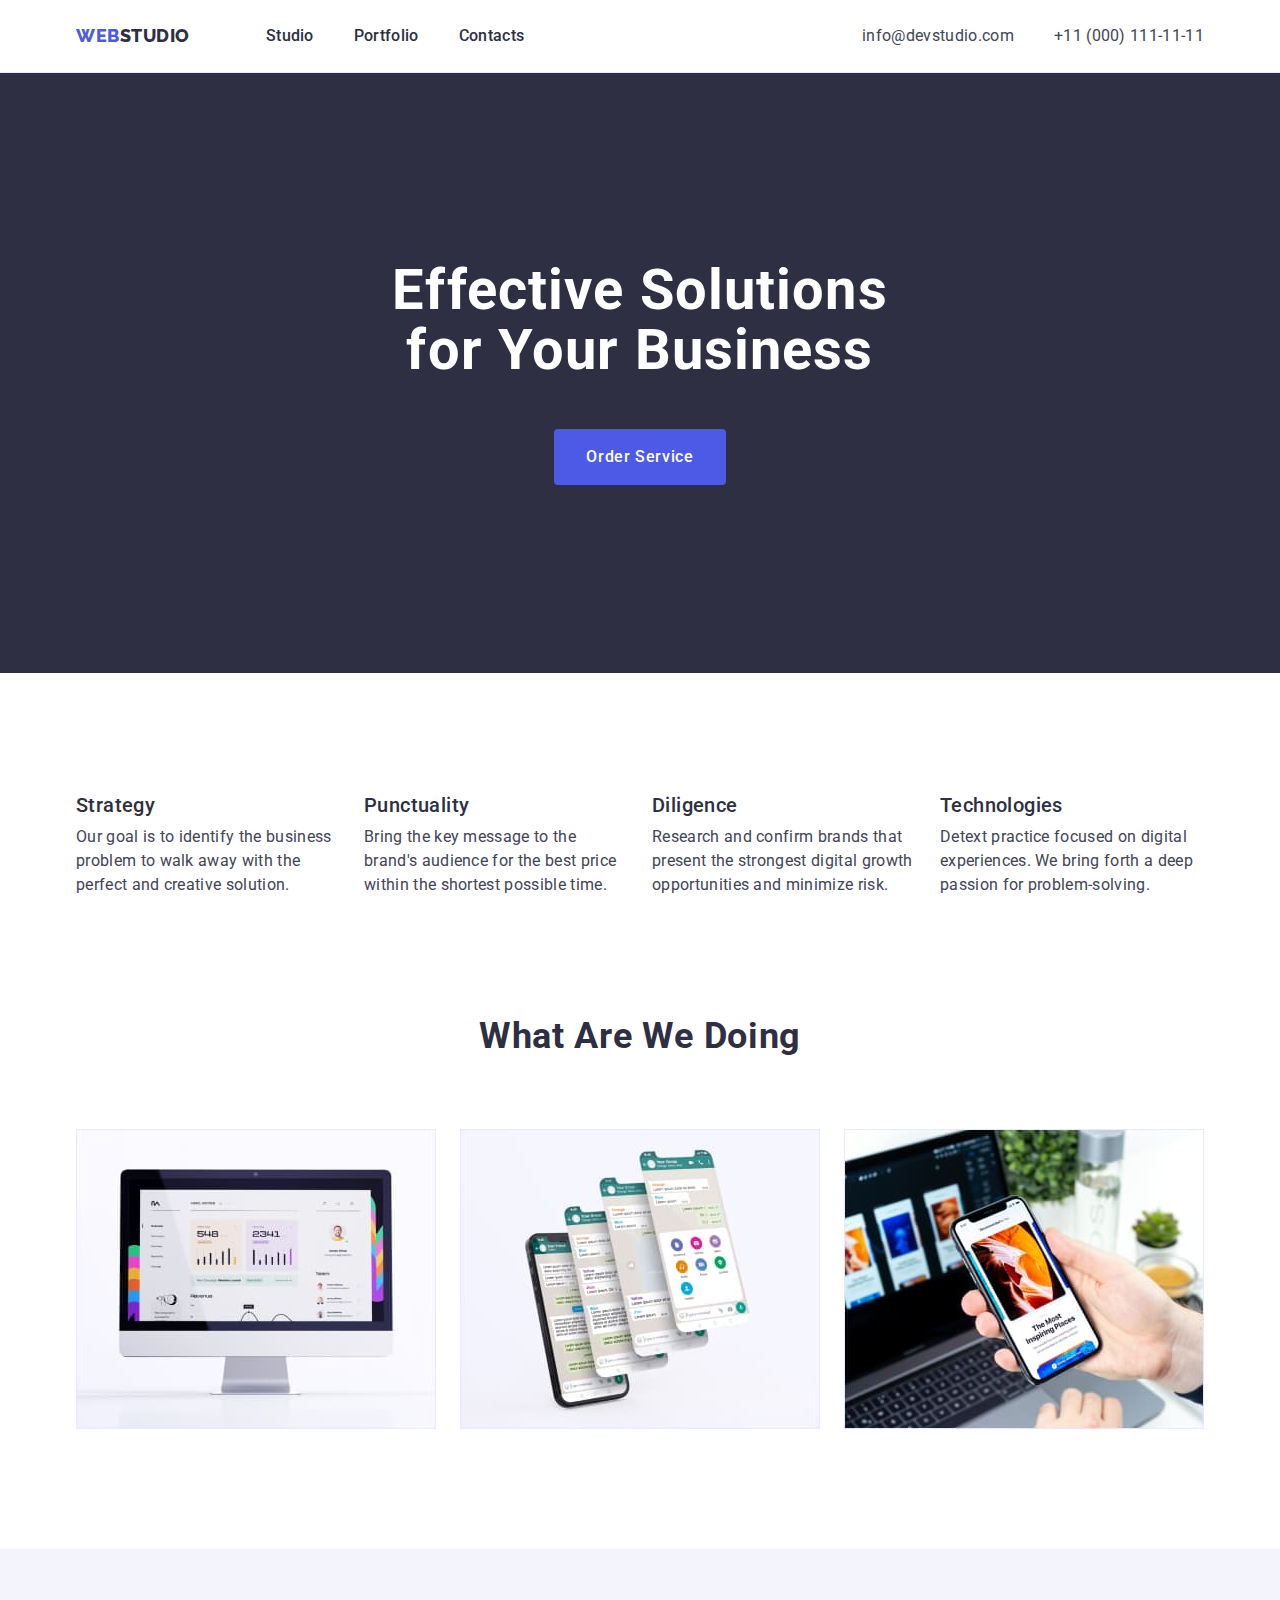
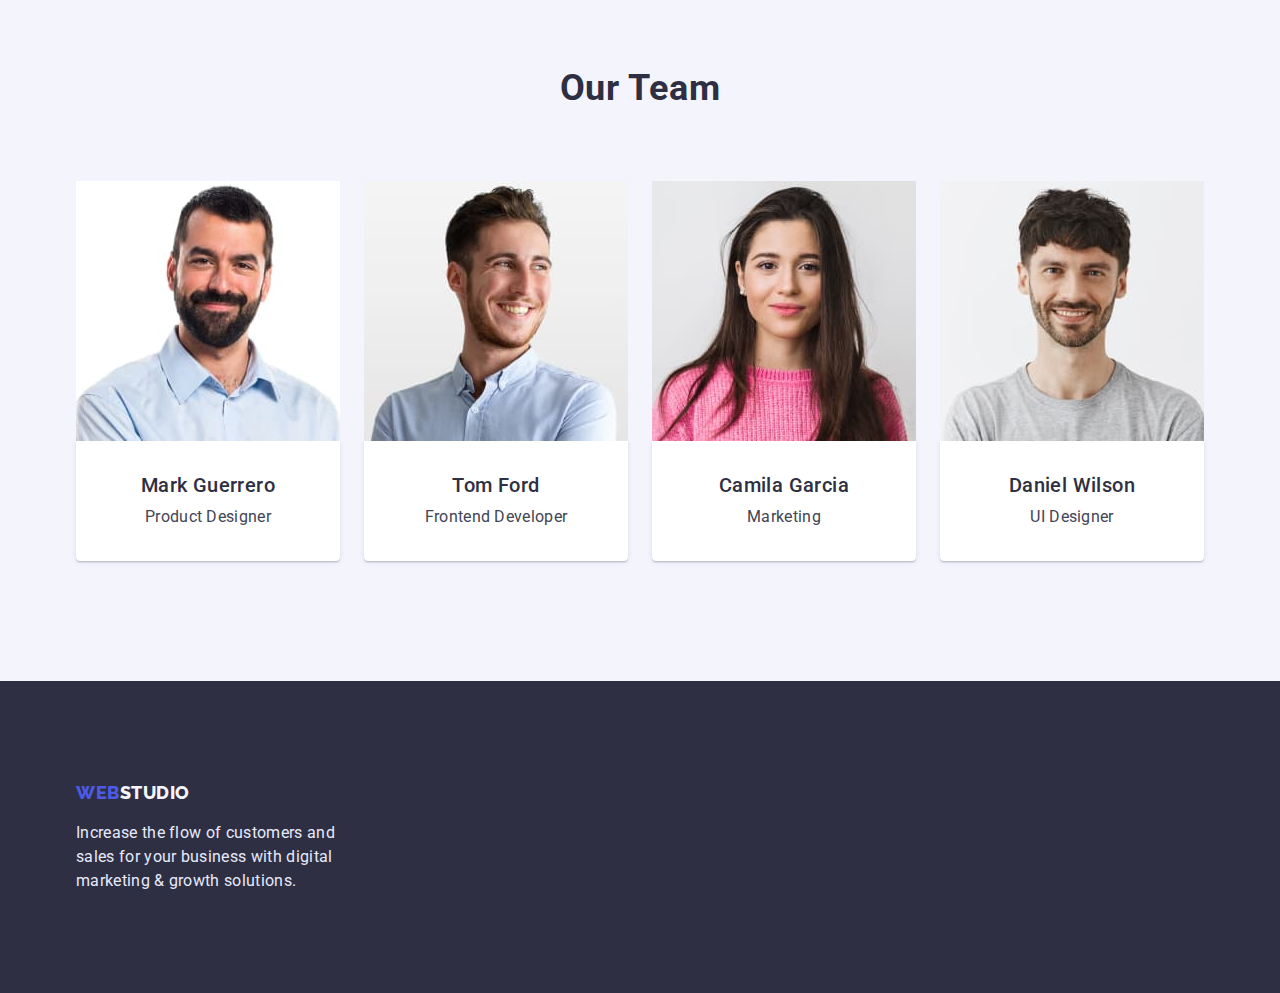
<file: index.html>
<!DOCTYPE html>
<html lang="en">
  <head>
    <meta charset="UTF-8" />
    <meta http-equiv="X-UA-Compatible" content="IE=edge" />
    <meta name="viewport" content="width=device-width, initial-scale=1.0" />
    <title>Document</title>
    <link rel="preconnect" href="https://fonts.googleapis.com" />
    <link rel="preconnect" href="https://fonts.gstatic.com" crossorigin />
    <link
      href="https://fonts.googleapis.com/css2?family=Raleway:wght@800&family=Roboto:wght@400;500;700;900&display=swap"
      rel="stylesheet"
    />
    <link
      rel="stylesheet"
      href="https://cdn.jsdelivr.net/npm/modern-normalize@1.1.0/modern-normalize.min.css"
    />
    <link rel="stylesheet" href="./css/styles.css" />
  </head>
  <body>
    <!-- Header -->
    <header class="top-header">
      <div class="container header-container">
        <nav class="top-nav">
          <!-- Logo -->
          <a class="logo-link link" href="./index.html"
            >Web<span class="logo-link-dark">Studio</span></a
          >
          <ul class="menu list">
            <li class="menu-item">
              <a class="menu-link link" href="./index.html">Studio</a>
            </li>
            <li class="menu-item">
              <a class="menu-link link" href="./portfolio.html">Portfolio</a>
            </li>
            <li class="menu-item">
              <a class="menu-link link" href="">Contacts</a>
            </li>
          </ul>
        </nav>
        <address class="address">
          <ul class="contact list">
            <li class="contact-item">
              <a class="contact-info link" href="mailto:info@devstudio.com"
                >info@devstudio.com</a
              >
            </li>
            <li class="contact-item">
              <a class="contact-info link" href="tel:+110001111111"
                >+11 (000) 111-11-11</a
              >
            </li>
          </ul>
        </address>
      </div>
    </header>

    <!-- Content  -->
    <main>
      <!-- Hero image -->
      <section class="hero">
        <div class="container">
          <h1 class="hero-title">Effective Solutions for Your Business</h1>
          <button class="modal-btn" type="button">Order Service</button>
        </div>
      </section>

      <!-- Section 1 -->
      <section class="skills-section section">
        <div class="container">
          <h2 class="title visually-hidden">our skills</h2>
          <ul class="flex-list skills-list list">
            <li class="skills-item">
              <div class="skills-text">
                <h3 class="caption">Strategy</h3>
                <p class="text">
                  Our goal is to identify the business problem to walk away with
                  the perfect and creative solution.
                </p>
              </div>
            </li>
            <li class="skills-item">
              <div class="skills-text">
                <h3 class="caption">Punctuality</h3>
                <p class="text">
                  Bring the key message to the brand's audience for the best
                  price within the shortest possible time.
                </p>
              </div>
            </li>
            <li class="skills-item">
              <div class="skills-text">
                <h3 class="caption">Diligence</h3>
                <p class="text">
                  Research and confirm brands that present the strongest digital
                  growth opportunities and minimize risk.
                </p>
              </div>
            </li>
            <li class="skills-item">
              <div class="skills-text">
                <h3 class="caption">Technologies</h3>
                <p class="text">
                  Detext practice focused on digital experiences. We bring forth
                  a deep passion for problem-solving.
                </p>
              </div>
            </li>
          </ul>
        </div>
      </section>

      <!-- Section 2 -->
      <section class="work-section section">
        <div class="container">
          <h2 class="title">What are we doing</h2>
          <ul class="flex-list list">
            <li class="work-item">
              <img
                src="./images/section/computer1.jpg"
                alt="computer"
                width="360"
                height="300"
              />
            </li>
            <li class="work-item">
              <img
                src="./images/section/telephone2.jpg"
                alt="telephone"
                width="360"
                height="300"
              />
            </li>
            <li class="work-item">
              <img
                src="./images/section/technical3.jpg"
                alt="technical"
                width="360"
                height="300"
              />
            </li>
          </ul>
        </div>
      </section>

      <!-- Section 3 -->
      <section class="team-section section">
        <div class="container">
          <h2 class="title">Our Team</h2>
          <ul class="flex-list list">
            <li class="team-item">
              <img
                src="./images/our_team/mark_guerrero.jpg"
                alt="Mark Guerrero"
                width="264"
                height="260"
              />
              <div class="team-text">
                <h3 class="caption">Mark Guerrero</h3>
                <p class="text">Product Designer</p>
              </div>
            </li>
            <li class="team-item">
              <img
                src="./images/our_team/tom_ford.jpg"
                alt="Tom Ford"
                width="264"
                height="260"
              />
              <div class="team-text">
                <h3 class="caption">Tom Ford</h3>
                <p class="text">Frontend Developer</p>
              </div>
            </li>
            <li class="team-item">
              <img
                src="./images/our_team/camila_garcia.jpg"
                alt="Camila Garcia"
                width="264"
                height="260"
              />
              <div class="team-text">
                <h3 class="caption">Camila Garcia</h3>
                <p class="text">Marketing</p>
              </div>
            </li>
            <li class="team-item">
              <img
                src="./images/our_team/daniel_wilson.jpg"
                alt="Daniel Wilson"
                width="264"
                height="260"
              />
              <div class="team-text">
                <h3 class="caption">Daniel Wilson</h3>
                <p class="text">UI Designer</p>
              </div>
            </li>
          </ul>
        </div>
      </section>
    </main>

    <!-- Footer -->
    <footer class="footer-page">
      <div class="container">
        <a class="logo-link link" href="./index.html"
          >Web<span class="logo-link-white">Studio</span></a
        >
        <p class="footer-text text">
          Increase the flow of customers and sales for your business with
          digital marketing & growth solutions.
        </p>
      </div>
    </footer>
  </body>
</html>
</file>
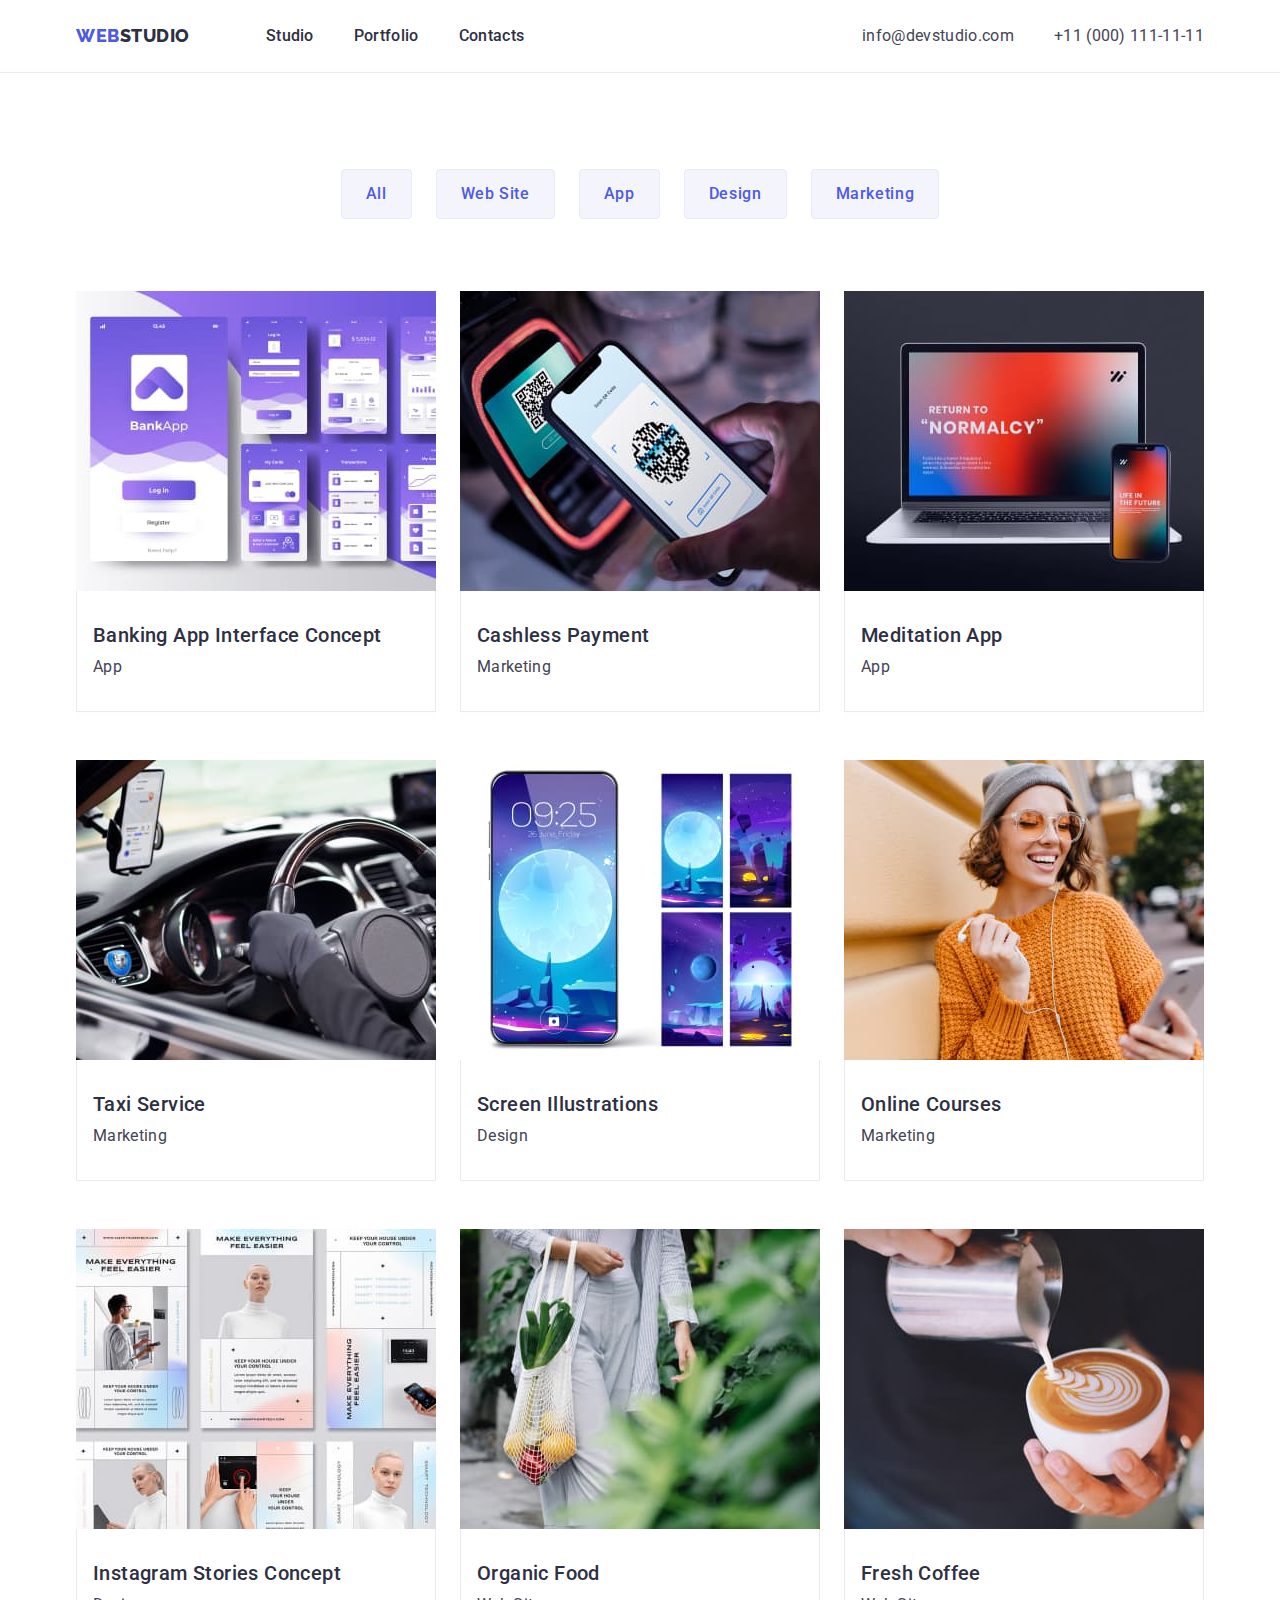
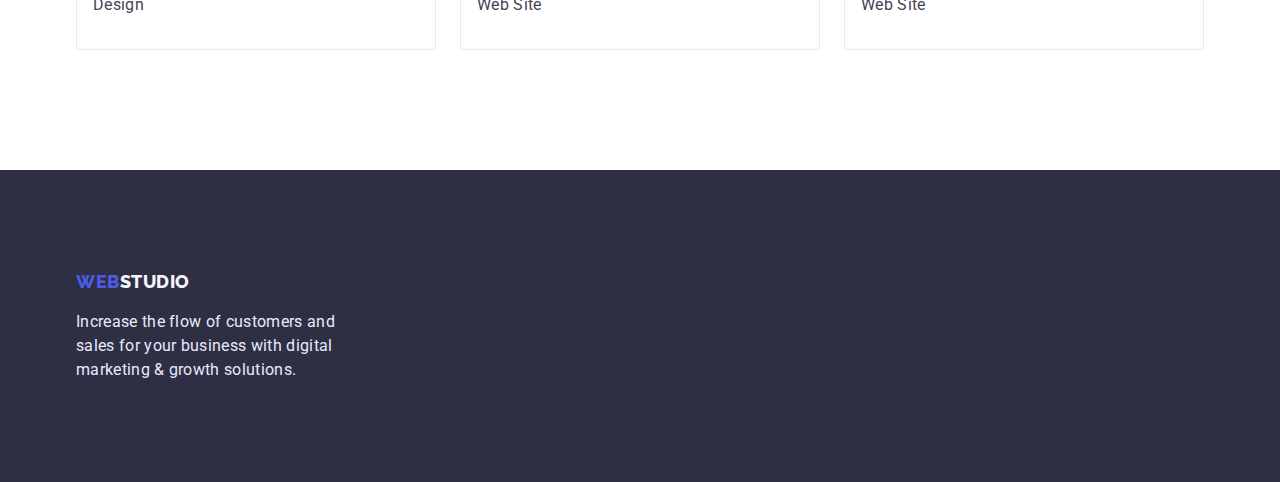
<file: portfolio.html>
<!DOCTYPE html>
<html lang="en">
  <head>
    <meta charset="UTF-8" />
    <meta http-equiv="X-UA-Compatible" content="IE=edge" />
    <meta name="viewport" content="width=device-width, initial-scale=1.0" />
    <title>Document</title>
    <link rel="preconnect" href="https://fonts.googleapis.com" />
    <link rel="preconnect" href="https://fonts.gstatic.com" crossorigin />
    <link
      href="https://fonts.googleapis.com/css2?family=Raleway:wght@800&family=Roboto:wght@400;500;700;900&display=swap"
      rel="stylesheet"
    />
    <link
      rel="stylesheet"
      href="https://cdn.jsdelivr.net/npm/modern-normalize@1.1.0/modern-normalize.min.css"
    />
    <link rel="stylesheet" href="./css/styles.css" />
  </head>
  <body>
    <!-- Header -->
    <header class="top-header">
      <div class="container header-container">
        <nav class="top-nav">
          <!-- Logo -->
          <a class="logo-link link" href="./index.html"
            >Web<span class="logo-link-dark">Studio</span></a
          >
          <ul class="menu list">
            <li class="menu-item">
              <a class="menu-link link" href="./index.html">Studio</a>
            </li>
            <li class="menu-item">
              <a class="menu-link link" href="./portfolio.html">Portfolio</a>
            </li>
            <li class="menu-item">
              <a class="menu-link link" href="">Contacts</a>
            </li>
          </ul>
        </nav>
        <address class="address">
          <ul class="contact list">
            <li class="contact-item">
              <a class="contact-info link" href="mailto:info@devstudio.com"
                >info@devstudio.com</a
              >
            </li>
            <li class="contact-item">
              <a class="contact-info link" href="tel:+110001111111"
                >+11 (000) 111-11-11</a
              >
            </li>
          </ul>
        </address>
      </div>
    </header>

    <!-- Content -->
    <main>
      <section class="portfolio-section section">
        <div class="container">
          <h1 class="visually-hidden">Filters</h1>
          <ul class="filters-list list">
            <li><button class="filters-btn" type="button">All</button></li>
            <li><button class="filters-btn" type="button">Web Site</button></li>
            <li><button class="filters-btn" type="button">App</button></li>
            <li><button class="filters-btn" type="button">Design</button></li>
            <li>
              <button class="filters-btn" type="button">Marketing</button>
            </li>
          </ul>
          <ul class="portfolio-list list">
            <li class="portfolio-item">
              <a class="link" href="">
                <img
                  src="./images/project_card/bank_app.jpg"
                  alt="Banking App Interface Concept"
                  width="360"
                  height="300"
                />
                <div class="border-text">
                  <h2 class="caption">Banking App Interface Concept</h2>
                  <p class="text">App</p>
                </div>
              </a>
            </li>
            <li class="portfolio-item">
              <a class="link" href="">
                <img
                  src="./images/project_card/cashless_payment.jpg"
                  alt="Cashless Payment"
                  width="360"
                  height="300"
                />
                <div class="border-text">
                  <h2 class="caption">Cashless Payment</h2>
                  <p class="text">Marketing</p>
                </div>
              </a>
            </li>
            <li class="portfolio-item">
              <a class="link" href="">
                <img
                  src="./images/project_card/meditation_app.jpg"
                  alt="Meditation App"
                  width="360"
                  height="300"
                />
                <div class="border-text">
                  <h2 class="caption">Meditation App</h2>
                  <p class="text">App</p>
                </div>
              </a>
            </li>
            <li class="portfolio-item">
              <a class="link" href="">
                <img
                  src="./images/project_card/taxi_service.jpg"
                  alt="Taxi Service"
                  width="360"
                  height="300"
                />
                <div class="border-text">
                  <h2 class="caption">Taxi Service</h2>
                  <p class="text">Marketing</p>
                </div>
              </a>
            </li>
            <li class="portfolio-item">
              <a class="link" href="">
                <img
                  src="./images/project_card/screen_illustrations.jpg"
                  alt="Screen Illustrations"
                  width="360"
                  height="300"
                />
                <div class="border-text">
                  <h2 class="caption">Screen Illustrations</h2>
                  <p class="text">Design</p>
                </div>
              </a>
            </li>
            <li class="portfolio-item">
              <a class="link" href="">
                <img
                  src="./images/project_card/online_courses.jpg"
                  alt="Online Courses"
                  width="360"
                  height="300"
                />
                <div class="border-text">
                  <h2 class="caption">Online Courses</h2>
                  <p class="text">Marketing</p>
                </div>
              </a>
            </li>
            <li class="portfolio-item">
              <a class="link" href="">
                <img
                  src="./images/project_card/instagram_stories.jpg"
                  alt="Instagram Stories Concept"
                  width="360"
                  height="300"
                />
                <div class="border-text">
                  <h2 class="caption">Instagram Stories Concept</h2>
                  <p class="text">Design</p>
                </div>
              </a>
            </li>
            <li class="portfolio-item">
              <a class="link" href="">
                <img
                  src="./images/project_card/organic_food.jpg"
                  alt="Organic Food"
                  width="360"
                  height="300"
                />
                <div class="border-text">
                  <h2 class="caption">Organic Food</h2>
                  <p class="text">Web Site</p>
                </div>
              </a>
            </li>
            <li class="portfolio-item">
              <a class="link" href="">
                <img
                  src="./images/project_card/fresh_coffee.jpg"
                  alt="Fresh Coffee"
                  width="360"
                  height="300"
                />
                <div class="border-text">
                  <h2 class="caption">Fresh Coffee</h2>
                  <p class="text">Web Site</p>
                </div>
              </a>
            </li>
          </ul>
        </div>
      </section>
    </main>
    <!-- Footer -->
    <footer class="footer-page">
      <div class="container">
        <a class="logo-link link" href="./index.html"
          >Web<span class="logo-link-white">Studio</span></a
        >
        <p class="footer-text text">
          Increase the flow of customers and sales for your business with
          digital marketing & growth solutions.
        </p>
      </div>
    </footer>
  </body>
</html>
</file>
<file: css/styles.css>
:root {
  --primary-text-color: #434455;
  --secondary-text-color: #2e2f42;
  --accent-color: #4d5ae5;
  --pointing-state-color: #404bbf;
  --primary-white-color: #ffffff;
  --cloud-color: #f4f4fd;
  --cornflower-color: #e7e9fc;
}

body {
  font-family: "Roboto", sans-serif;
  color: var(--primary-text-color);
}

h1,
h2,
h3,
h4,
p {
  margin: 0;
}

ul {
  padding-left: 0;
  margin: 0;
}
img {
  display: block;
  max-width: 100%;
  height: auto;
}

address {
  font-style: normal;
}

button {
  cursor: pointer;
}

.container {
  width: 1158px;
  padding-left: 15px;
  padding-right: 15px;
  margin: 0 auto;
}

.list {
  padding: 0;
  margin: 0;
  list-style: none;
}

.link {
  text-decoration: none;
}

/* ================ COMPONENTS ================= */
.logo-link {
  font-family: "Raleway", sans-serif;
  font-weight: 800;
  font-size: 18px;
  line-height: 1.33;
  letter-spacing: 0.03em;
  text-transform: uppercase;
  color: var(--accent-color);
}

.logo-link-dark {
  color: var(--secondary-text-color);
}

.logo-link-white {
  color: var(--cloud-color);
}

.title {
  margin-bottom: 72px;
  font-size: 36px;
  line-height: 1.11;
  text-align: center;
  letter-spacing: 0.02em;
  text-transform: capitalize;
  color: var(--secondary-text-color);
}

.caption {
  font-weight: 500;
  font-size: 20px;
  line-height: 1.2;
  letter-spacing: 0.02em;
  color: var(--secondary-text-color);
  margin-bottom: 8px;
}

.text {
  font-size: 16px;
  line-height: 1.5;
  letter-spacing: 0.02em;
  color: var(--primary-text-color);
}

.section {
  padding-top: 120px;
  padding-bottom: 120px;
}

.flex-list {
  margin-top: 72px;
  display: flex;
  flex-wrap: wrap;
  gap: 24px;
}

.visually-hidden {
  position: absolute;
  width: 1px;
  height: 1px;
  margin: -1px;
  border: 0;
  padding: 0;
  white-space: nowrap;
  clip-path: inset(100%);
  clip: rect(0 0 0 0);
  overflow: hidden;
}
/* ================ /COMPONENTS ================= */

/* ================ HEADER ================== */
.header-container {
  display: flex;
  align-items: center;
  justify-content: space-between;
}

.top-nav {
  display: flex;
  align-items: center;
}

.menu {
  display: flex;
  align-items: center;
}

.contact {
  display: flex;
  align-items: center;
}

.contact-item:not(:last-child) {
  margin-right: 40px;
}

.logo-link {
  margin-right: 76px;
}

.menu-item:not(:last-child) {
  margin-right: 40px;
}

.top-header {
  padding-top: 24px;
  padding-bottom: 24px;
  border-bottom: 1px solid #e7e9fc;
}

.menu-link {
  font-weight: 500;
  font-size: 16px;
  line-height: 1.5;
  letter-spacing: 0.02em;
  color: var(--secondary-text-color);
}

.contact-info {
  font-size: 16px;
  line-height: 1.5;
  letter-spacing: 0.02em;
  color: var(--primary-text-color);
}

.menu-link:hover,
.menu-link:focus,
.contact-info:hover,
.contact-info:focus {
  color: var(--pointing-state-color);
}

/* ================ /HEADER ================== */
/* ================ HERO IMAGE ================= */
.hero {
  background: var(--secondary-text-color);
  text-align: center;
  padding-top: 188px;
  padding-bottom: 188px;
}

.hero-title {
  font-size: 56px;
  line-height: 1.07;
  letter-spacing: 0.02em;
  color: var(--primary-white-color);
  max-width: 496px;
  margin: 0 auto;
  margin-bottom: 48px;
}

.modal-btn {
  border: 0 solid transparent;
  border-radius: 4px;
  min-width: 169px;
  padding: 16px 32px;
  font-family: "Roboto", sans-serif;
  font-weight: 500;
  font-size: 16px;
  line-height: 1.5;
  letter-spacing: 0.04em;
  color: var(--primary-white-color);
  background: var(--accent-color);
}

.modal-btn:hover,
.modal-btn:focus {
  background: var(--pointing-state-color);
}

/* ================ /HERO IMAGE ================= */

/* ================ SKILLS SECTION  ============== */
.skills-list {
  margin-top: 0;
}

.skills-item {
  flex-basis: calc((100% - 72px) / 4);
}
/* ================ /SKILLS SECTION  ============== */

/* ================ WORK SECTION  ================ */
.work-section {
  padding-top: 0;
}

.work-item {
  flex-basis: calc((100% - 48px) / 3);
}
/* ================ /WORK SECTION  =============== */

/* ================ TEAM SECTION  ================ */
.team-section {
  background: var(--cloud-color);
}

.team-item {
  flex-basis: calc((100% - 72px) / 4);
}

.team-text {
  padding: 32px 16px;
  text-align: center;
  background: #ffffff;
  box-shadow: 0px 1px 6px rgba(46, 47, 66, 0.08),
    0px 1px 1px rgba(46, 47, 66, 0.16), 0px 2px 1px rgba(46, 47, 66, 0.08);
  border-radius: 0px 0px 4px 4px;
}

/* ================ /TEAM SECTION  =============== */

/* ================ FOOTER ================= */
.footer-text {
  color: var(--cornflower-color);
  margin-top: 16px;
  width: 264px;
}

.footer-page {
  background: var(--secondary-text-color);
  padding-top: 100px;
  padding-bottom: 100px;
}
/* ================ /FOOTER ================= */

/* ================ PORTFOLIO SECTION ================= */
.filters-btn {
  font-family: "Roboto", sans-serif;
  font-weight: 500;
  font-size: 16px;
  line-height: 1.5;
  letter-spacing: 0.04em;
  color: var(--accent-color);
  background: var(--cloud-color);
  border: 1px solid var(--cornflower-color);
  border-radius: 4px;
  padding: 12px 24px;
}

.filters-btn:hover,
.filters-btn:focus {
  color: var(--primary-white-color);
  background: var(--pointing-state-color);
}

.portfolio-section {
  padding-top: 96px;
}

.filters-list {
  margin-bottom: 72px;
  display: flex;
  flex-wrap: wrap;
  gap: 24px;
  justify-content: center;
}

.portfolio-list {
  display: flex;
  flex-wrap: wrap;
  row-gap: 48px;
  column-gap: 24px;
}

.portfolio-item {
  flex-basis: calc((100% - 48px) / 3);
}

.border-text {
  width: 360px;
  padding-top: 32px;
  padding-bottom: 32px;
  padding-left: 16px;
  border: 1px solid #e7e9fc;
  border-top: none;
}
/* ================ /PORTFOLIO SECTION ================= */
</file>
